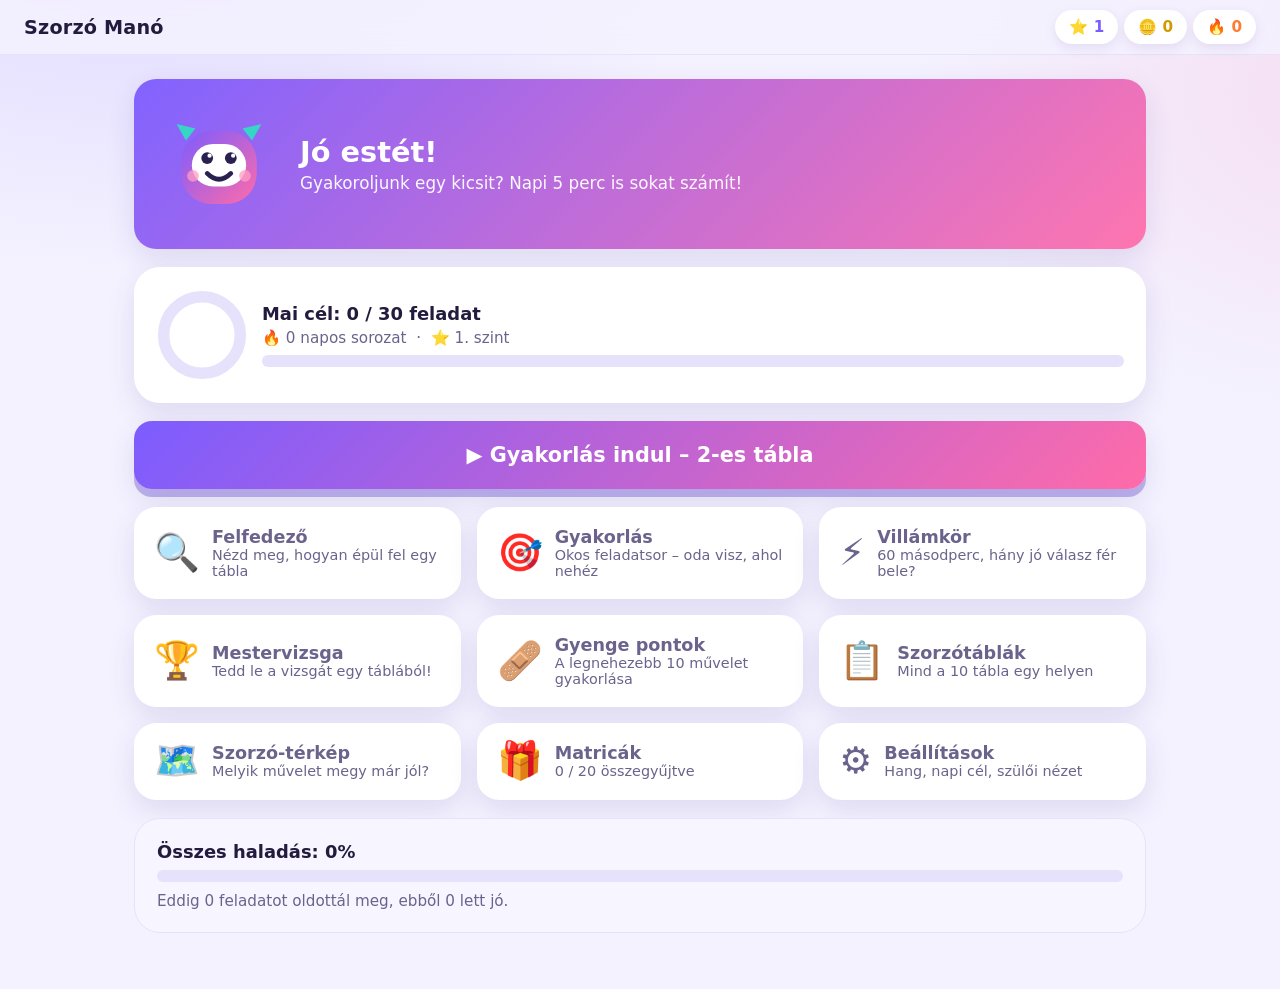
<file: index.html>
<!DOCTYPE html>
<html lang="hu">
<head>
<meta charset="utf-8" />
<meta name="viewport" content="width=device-width, initial-scale=1, viewport-fit=cover, maximum-scale=5" />
<title>Szorzó Manó – 1×1 gyakorló</title>
<meta name="description" content="Játékos szorzótábla-gyakorló 1-től 10-ig, harmadikosoknak. Offline is működik." />
<meta name="theme-color" content="#7C5CFF" />
<meta name="color-scheme" content="light dark" />
<meta name="apple-mobile-web-app-capable" content="yes" />
<meta name="apple-mobile-web-app-status-bar-style" content="black-translucent" />
<meta name="apple-mobile-web-app-title" content="Szorzó Manó" />
<meta name="mobile-web-app-capable" content="yes" />
<link rel="manifest" href="manifest.webmanifest" />
<link rel="icon" href="icons/favicon-64.png" sizes="64x64" type="image/png" />
<link rel="apple-touch-icon" href="icons/apple-touch-icon.png" />
<link rel="stylesheet" href="css/styles.css?v=1.4.0" />
</head>
<body>
  <a class="skip-link" href="#app">Ugrás a tartalomhoz</a>

  <header class="topbar" id="topbar">
    <button class="icon-btn" id="backBtn" type="button" aria-label="Vissza" hidden>‹</button>
    <div class="topbar-title" id="topTitle">Szorzó Manó</div>
    <div class="topbar-stats" id="topStats">
      <span class="chip chip-xp" id="chipLevel" title="Szint">⭐ 1</span>
      <span class="chip chip-coin" id="chipCoins" title="Érmék">🪙 0</span>
      <span class="chip chip-streak" id="chipStreak" title="Napi sorozat">🔥 0</span>
    </div>
  </header>

  <main id="app" class="app" tabindex="-1"></main>

  <div id="fxLayer" class="fx-layer" aria-hidden="true"></div>
  <div id="toast" class="toast" role="status" aria-live="polite"></div>

  <script src="js/state.js?v=1.4.0"></script>
  <script src="js/facts.js?v=1.4.0"></script>
  <script src="js/fx.js?v=1.4.0"></script>
  <script src="js/quiz.js?v=1.4.0"></script>
  <script src="js/screens.js?v=1.4.0"></script>
  <script src="js/transfer.js?v=1.4.0"></script>
  <script src="js/app.js?v=1.4.0"></script>
</body>
</html>
</file>
<file: css/styles.css>
/* ===========================================================
   Szorzó Manó – stílusok
   Játékos, színes, modern. Mobil-first, sötét mód támogatással.
   =========================================================== */

:root {
  --brand-1: #7c5cff;
  --brand-2: #ff6ba9;
  --brand-3: #37d5c6;
  --ok: #22b573;
  --ok-soft: #d8f7e7;
  --warn: #ff9f43;
  --bad: #ff5d6c;
  --bad-soft: #ffe1e4;

  --bg: #f4f2ff;
  --bg-2: #ffffff;
  --card: #ffffff;
  --card-2: #f7f5ff;
  --ink: #221b3d;
  --ink-soft: #6b638c;
  --line: #e7e2fb;
  --shadow: 0 10px 28px rgba(64, 40, 140, .12);
  --shadow-sm: 0 4px 12px rgba(64, 40, 140, .10);
  --radius: 22px;
  --radius-sm: 14px;
  --tap: 52px;
  --font: ui-rounded, "SF Pro Rounded", "Nunito", "Quicksand", "Segoe UI", system-ui, -apple-system, sans-serif;

  --t1: #ff8fab; --t2: #ffb703; --t3: #8ac926; --t4: #4cc9f0; --t5: #b56cff;
  --t6: #ff7b54; --t7: #00bbf9; --t8: #f15bb5; --t9: #43aa8b; --t10: #7c5cff;
}

@media (prefers-color-scheme: dark) {
  :root {
    --bg: #14112a;
    --bg-2: #1b1738;
    --card: #211c42;
    --card-2: #2a2352;
    --ink: #f3f0ff;
    --ink-soft: #a89fd4;
    --line: #342c63;
    --ok-soft: #10432f;
    --bad-soft: #4a1f27;
    --shadow: 0 10px 28px rgba(0, 0, 0, .45);
    --shadow-sm: 0 4px 12px rgba(0, 0, 0, .35);
  }
}

* { box-sizing: border-box; -webkit-tap-highlight-color: transparent; }

[hidden] { display: none !important; }

html, body {
  margin: 0;
  padding: 0;
  min-height: 100%;
}

body {
  font-family: var(--font);
  color: var(--ink);
  background:
    radial-gradient(1000px 600px at 10% -10%, rgba(124, 92, 255, .18), transparent 60%),
    radial-gradient(900px 600px at 110% 10%, rgba(255, 107, 169, .16), transparent 55%),
    var(--bg);
  background-attachment: fixed;
  overscroll-behavior-y: contain;
  -webkit-user-select: none;
  user-select: none;
  padding-bottom: env(safe-area-inset-bottom);
}

.skip-link {
  position: absolute; left: -999px; top: 0;
  background: var(--card); padding: 10px 14px; border-radius: 10px; z-index: 99;
}
.skip-link:focus { left: 8px; top: 8px; }

/* ---------- Fejléc ---------- */
.topbar {
  position: sticky; top: 0; z-index: 30;
  display: flex; align-items: center; gap: 10px;
  padding: calc(env(safe-area-inset-top) + 10px) 14px 10px;
  background: color-mix(in srgb, var(--bg) 82%, transparent);
  backdrop-filter: blur(14px);
  border-bottom: 1px solid var(--line);
}
.topbar-title {
  font-weight: 800; font-size: 1.05rem; letter-spacing: .2px;
  flex: 1; min-width: 0; overflow: hidden; text-overflow: ellipsis; white-space: nowrap;
}
.topbar-stats { display: flex; gap: 6px; flex-shrink: 0; }
.chip {
  font-size: .82rem; font-weight: 800;
  padding: 6px 10px; border-radius: 999px;
  background: var(--card); box-shadow: var(--shadow-sm);
  white-space: nowrap;
}
.chip-streak { color: #ff7b32; }
.chip-coin { color: #d19a00; }
.chip-xp { color: var(--brand-1); }
@media (prefers-color-scheme: dark) {
  .chip-coin { color: #ffd166; }
  .chip-xp { color: #b9a6ff; }
}

.icon-btn {
  width: 40px; height: 40px; flex-shrink: 0;
  border: 0; border-radius: 14px;
  background: var(--card); color: var(--ink);
  font-size: 1.6rem; line-height: 1; font-weight: 800;
  box-shadow: var(--shadow-sm); cursor: pointer;
  display: grid; place-items: center;
}
.icon-btn:active { transform: scale(.94); }

/* ---------- Elrendezés ---------- */
.app {
  max-width: 720px;
  margin: 0 auto;
  padding: 16px 16px 40px;
  outline: none;
}
.stack { display: grid; gap: 14px; }
.row { display: flex; gap: 10px; align-items: center; flex-wrap: wrap; }
.center { text-align: center; }
.muted { color: var(--ink-soft); }
.small { font-size: .86rem; }
h1, h2, h3 { margin: 0; line-height: 1.2; }
h1 { font-size: 1.5rem; font-weight: 900; }
h2 { font-size: 1.15rem; font-weight: 850; }
h3 { font-size: 1rem; font-weight: 800; }

.card {
  background: var(--card);
  border-radius: var(--radius);
  box-shadow: var(--shadow);
  padding: 16px;
}
.card-soft { background: var(--card-2); box-shadow: none; border: 1px solid var(--line); }

/* ---------- Gombok ---------- */
.btn {
  appearance: none; border: 0; cursor: pointer;
  font-family: var(--font); font-weight: 850; font-size: 1rem;
  min-height: var(--tap); padding: 14px 20px;
  border-radius: 16px;
  background: var(--card); color: var(--ink);
  box-shadow: var(--shadow-sm);
  transition: transform .09s ease, filter .15s ease;
}
.btn:active { transform: translateY(2px) scale(.985); }
.btn:focus-visible { outline: 3px solid var(--brand-1); outline-offset: 2px; }
.btn-primary {
  background: linear-gradient(135deg, var(--brand-1), var(--brand-2));
  color: #fff; box-shadow: 0 8px 0 0 rgba(90, 60, 200, .35), var(--shadow);
}
.btn-primary:active { box-shadow: 0 3px 0 0 rgba(90, 60, 200, .35); }
.btn-ghost { background: transparent; box-shadow: none; border: 2px solid var(--line); }
.btn-block { width: 100%; }
.btn-lg { font-size: 1.15rem; padding: 18px 22px; }
.btn[disabled] { opacity: .5; pointer-events: none; }

/* ---------- Kezdőképernyő ---------- */
.hero {
  display: grid; grid-template-columns: auto 1fr; gap: 14px; align-items: center;
  background: linear-gradient(135deg, rgba(124, 92, 255, .95), rgba(255, 107, 169, .92));
  color: #fff; border-radius: var(--radius); padding: 18px; box-shadow: var(--shadow);
}
.hero h1 { font-size: 1.35rem; }
.hero p { margin: 4px 0 0; opacity: .95; font-size: .93rem; }

.mascot { width: 92px; height: 92px; flex-shrink: 0; }
.mascot-sm { width: 58px; height: 58px; }
.mascot-lg { width: 130px; height: 130px; }
.mascot .m-body { animation: bob 2.6s ease-in-out infinite; transform-origin: 50% 90%; }
@keyframes bob { 0%,100% { transform: translateY(0) rotate(-1.5deg); } 50% { transform: translateY(-5px) rotate(1.5deg); } }
.mascot.is-happy .m-body { animation: pop 0.5s ease; }
@keyframes pop { 0% { transform: scale(1); } 40% { transform: scale(1.16) rotate(5deg); } 100% { transform: scale(1); } }
.mascot.is-sad .m-body { animation: shake .45s ease; }
@keyframes shake { 0%,100% { transform: translateX(0); } 25% { transform: translateX(-6px) rotate(-4deg); } 75% { transform: translateX(6px) rotate(4deg); } }

.goal-ring { display: grid; grid-template-columns: auto 1fr; gap: 14px; align-items: center; }
.ring { width: 72px; height: 72px; flex-shrink: 0; }
.ring circle { fill: none; stroke-width: 9; stroke-linecap: round; }
.ring .bgc { stroke: var(--line); }
.ring .fgc { stroke: url(#ringGrad); transition: stroke-dashoffset .6s cubic-bezier(.2,.9,.3,1); }

.bar { height: 12px; border-radius: 999px; background: var(--line); overflow: hidden; }
.bar > i { display: block; height: 100%; border-radius: 999px; background: linear-gradient(90deg, var(--brand-1), var(--brand-2)); transition: width .5s ease; }

.mode-grid { display: grid; gap: 12px; grid-template-columns: repeat(2, 1fr); }
@media (max-width: 420px) { .mode-grid { grid-template-columns: 1fr; } }
.mode {
  display: grid; grid-template-columns: auto 1fr; gap: 12px; align-items: center;
  text-align: left; padding: 16px; border-radius: var(--radius);
  background: var(--card); box-shadow: var(--shadow); border: 0; cursor: pointer;
  font-family: var(--font); color: var(--ink);
  transition: transform .12s ease;
}
.mode:active { transform: scale(.97); }
.mode .emoji { font-size: 2rem; line-height: 1; }
.mode strong { display: block; font-size: 1.02rem; font-weight: 850; }
.mode span { font-size: .82rem; color: var(--ink-soft); }
.mode.locked { opacity: .55; }

/* ---------- Táblaválasztó ---------- */
.table-grid { display: grid; grid-template-columns: repeat(auto-fit, minmax(92px, 1fr)); gap: 12px; }
.tbtn {
  position: relative; border: 0; cursor: pointer; font-family: var(--font);
  border-radius: 20px; padding: 16px 8px 12px; color: #fff; font-weight: 900;
  font-size: 1.6rem; box-shadow: var(--shadow); min-height: 96px;
  display: grid; place-items: center; gap: 4px;
}
.tbtn:active { transform: scale(.95); }
.tbtn small { display: block; font-size: .72rem; font-weight: 800; opacity: .95; letter-spacing: .4px; }
.tbtn .stars { font-size: .8rem; letter-spacing: 1px; }

/* ---------- Kérdés képernyő ---------- */
.quiz-head { display: flex; align-items: center; gap: 10px; margin-bottom: 10px; }
.quiz-head .bar { flex: 1; }
.pill { padding: 6px 12px; border-radius: 999px; background: var(--card); box-shadow: var(--shadow-sm); font-weight: 850; font-size: .85rem; }

.question {
  display: grid; place-items: center; gap: 10px;
  padding: 26px 16px; border-radius: var(--radius);
  background: var(--card); box-shadow: var(--shadow); text-align: center;
  min-height: 150px;
}
.question .q-text {
  font-size: clamp(2.1rem, 11vw, 3.2rem); font-weight: 900; letter-spacing: 1px;
  font-variant-numeric: tabular-nums;
}
.question .q-hint { font-size: .9rem; color: var(--ink-soft); max-width: 34ch; }
.q-blank {
  display: inline-block; min-width: 1.6em;
  border-bottom: 5px dashed var(--brand-2); color: var(--brand-2);
}
.q-type { font-size: .78rem; font-weight: 850; color: var(--ink-soft); text-transform: uppercase; letter-spacing: .8px; }

.opts { display: grid; grid-template-columns: repeat(2, 1fr); gap: 12px; }
.opt {
  border: 0; cursor: pointer; font-family: var(--font);
  font-size: 1.7rem; font-weight: 900; padding: 20px 8px;
  border-radius: 18px; background: var(--card); color: var(--ink);
  box-shadow: 0 6px 0 0 var(--line), var(--shadow-sm);
  font-variant-numeric: tabular-nums;
  transition: transform .1s ease;
}
.opt:active { transform: translateY(3px); box-shadow: 0 2px 0 0 var(--line); }
.opt.correct { background: var(--ok); color: #fff; box-shadow: 0 6px 0 0 #158a56; animation: pop .35s ease; }
.opt.wrong { background: var(--bad); color: #fff; box-shadow: 0 6px 0 0 #c9394a; animation: shake .4s ease; }
.opt.dim { opacity: .45; }

/* számbillentyűzet */
.keypad { display: grid; grid-template-columns: repeat(3, 1fr); gap: 10px; }
.key {
  border: 0; cursor: pointer; font-family: var(--font);
  font-size: 1.5rem; font-weight: 900; padding: 16px 0;
  border-radius: 16px; background: var(--card); color: var(--ink);
  box-shadow: 0 5px 0 0 var(--line), var(--shadow-sm);
}
.key:active { transform: translateY(3px); box-shadow: 0 2px 0 0 var(--line); }
.key-ok { background: linear-gradient(135deg, var(--ok), #3ddc97); color: #fff; box-shadow: 0 5px 0 0 #148a55; }
.key-del { background: var(--card-2); }
.answer-box {
  font-size: 2.6rem; font-weight: 900; text-align: center;
  padding: 10px 16px; border-radius: 16px; min-height: 68px;
  background: var(--card-2); border: 3px dashed var(--line);
  display: grid; place-items: center; font-variant-numeric: tabular-nums;
  letter-spacing: 3px;
}
.answer-box.filled { border-style: solid; border-color: var(--brand-1); }
.answer-box.correct { border-color: var(--ok); background: var(--ok-soft); color: var(--ok); }
.answer-box.wrong { border-color: var(--bad); background: var(--bad-soft); color: var(--bad); }

.feedback {
  border-radius: var(--radius); padding: 14px 16px; display: grid; gap: 8px;
  animation: slideUp .3s ease;
}
@keyframes slideUp { from { opacity: 0; transform: translateY(14px); } to { opacity: 1; transform: none; } }
.feedback.good { background: var(--ok-soft); color: var(--ok); }
.feedback.bad { background: var(--bad-soft); color: var(--bad); }
.feedback strong { font-size: 1.05rem; }
.feedback .tip { color: var(--ink); font-weight: 600; font-size: .92rem; }
@media (prefers-color-scheme: dark) {
  .feedback.good { color: #7ef0b6; }
  .feedback.bad { color: #ff9aa5; }
}

.combo {
  position: fixed; left: 50%; top: 24%; transform: translateX(-50%);
  font-size: 2rem; font-weight: 900; color: var(--brand-2); pointer-events: none;
  text-shadow: 0 3px 0 rgba(0,0,0,.12); animation: rise .9s ease forwards;
}
@keyframes rise { 0% { opacity: 0; transform: translate(-50%, 10px) scale(.7); } 25% { opacity: 1; transform: translate(-50%, -6px) scale(1.15); } 100% { opacity: 0; transform: translate(-50%, -60px) scale(1); } }

/* ---------- Tanulás / vizualizáció ---------- */
.array-grid { display: grid; gap: 5px; justify-content: center; margin: 6px 0; }
.dot {
  width: 20px; height: 20px; border-radius: 50%;
  background: linear-gradient(135deg, var(--brand-1), var(--brand-2));
  animation: dotIn .28s backwards cubic-bezier(.2,1.4,.4,1);
}
@keyframes dotIn { from { opacity: 0; transform: scale(0); } to { opacity: 1; transform: scale(1); } }
.skipline { display: flex; flex-wrap: wrap; gap: 6px; justify-content: center; }
.skipline span {
  padding: 7px 11px; border-radius: 12px; background: var(--card-2);
  font-weight: 850; font-variant-numeric: tabular-nums; border: 1px solid var(--line);
}
.skipline span.now { background: linear-gradient(135deg, var(--brand-1), var(--brand-2)); color: #fff; border-color: transparent; transform: scale(1.08); }

/* ---------- Szorzótáblák (áttekintő) ---------- */
.jump { display: flex; gap: 6px; flex-wrap: wrap; }
.jump button {
  border: 0; cursor: pointer; font-family: var(--font); font-weight: 900;
  width: 38px; height: 38px; border-radius: 12px; color: #fff; font-size: .95rem;
  box-shadow: var(--shadow-sm);
}
.jump button:active { transform: scale(.93); }

.view-toggle { display: flex; gap: 6px; background: var(--card-2); padding: 4px; border-radius: 14px; border: 1px solid var(--line); }
.view-toggle button {
  flex: 1; border: 0; cursor: pointer; font-family: var(--font); font-weight: 850;
  padding: 10px 12px; border-radius: 11px; background: transparent; color: var(--ink-soft);
  min-height: 44px; font-size: .92rem;
}
.view-toggle button[aria-pressed="true"] { background: var(--card); color: var(--ink); box-shadow: var(--shadow-sm); }

.chart-grid { display: grid; gap: 14px; grid-template-columns: repeat(auto-fit, minmax(250px, 1fr)); }

.tcard { border-radius: var(--radius); overflow: hidden; background: var(--card); box-shadow: var(--shadow); scroll-margin-top: 82px; }
.tcard > header {
  display: flex; align-items: baseline; justify-content: space-between; gap: 8px;
  padding: 12px 16px; color: #fff;
}
.tcard > header b { font-size: 1.12rem; font-weight: 900; }
.tcard > header span { font-size: .78rem; font-weight: 800; opacity: .95; }
.tcard ul { list-style: none; margin: 0; padding: 8px 10px 12px; display: grid; gap: 2px; }
.tcard li {
  display: flex; align-items: center; justify-content: center; gap: 7px;
  padding: 9px 8px; border-radius: 11px;
  font-weight: 850; font-size: 1.02rem; font-variant-numeric: tabular-nums;
}
.tcard li:nth-child(even) { background: var(--card-2); }
.tcard li .n { min-width: 2ch; text-align: right; }
.tcard li .op { color: var(--ink-soft); font-weight: 700; }
.tcard li .p { min-width: 3ch; text-align: left; color: var(--brand-1); font-weight: 900; }
.tcard li .st { width: 1.2em; font-size: .8rem; text-align: center; }
@media (prefers-color-scheme: dark) { .tcard li .p { color: #c3b2ff; } }
.tcard li.done { background: linear-gradient(90deg, rgba(34,181,115,.14), rgba(34,181,115,.05)); }

.grid-wrap { overflow-x: auto; -webkit-overflow-scrolling: touch; }
.card.grid-wrap { padding: 14px 8px; }
.gtable { border-collapse: separate; border-spacing: 2px; margin: 0 auto; }
.gtable th, .gtable td {
  width: clamp(24px, 7.4vw, 40px); height: clamp(24px, 7.4vw, 40px);
  border-radius: 9px; text-align: center; font-weight: 850;
  font-size: clamp(.6rem, 2.4vw, .84rem); font-variant-numeric: tabular-nums;
  padding: 0;
}
.gtable thead th, .gtable tbody th { color: #fff; }
.gtable .corner { background: transparent; color: var(--ink-soft); font-size: 1rem; }
.gtable td { background: var(--card-2); color: var(--ink); }
.gtable td.sq { background: linear-gradient(135deg, rgba(124,92,255,.22), rgba(255,107,169,.22)); color: var(--ink); font-weight: 900; }

/* ---------- Térkép (hőtérkép) ---------- */
.map-wrap { overflow-x: auto; -webkit-overflow-scrolling: touch; }
.card.map-wrap { padding: 14px 8px; }
.map { border-collapse: separate; border-spacing: 2px; margin: 0 auto; }
.map th { font-size: .74rem; color: var(--ink-soft); font-weight: 850; width: clamp(21px, 6.6vw, 34px); height: clamp(21px, 6.6vw, 34px); }
.map td { padding: 0; }
.cell {
  width: clamp(21px, 6.6vw, 34px); height: clamp(21px, 6.6vw, 34px); border-radius: 9px; border: 0; cursor: pointer;
  font-size: clamp(.58rem, 2.3vw, .72rem); font-weight: 800; color: #fff; font-family: var(--font);
  display: grid; place-items: center;
}
.cell.lvl0 { background: var(--line); color: var(--ink-soft); }
.cell.lvl1 { background: #ffb4b4; color: #7a1f2b; }
.cell.lvl2 { background: #ffd08a; color: #7a4a00; }
.cell.lvl3 { background: #ffe97f; color: #6b5500; }
.cell.lvl4 { background: #a8e6a1; color: #17502a; }
.cell.lvl5 { background: linear-gradient(135deg, #22b573, #3ddc97); color: #fff; }
.legend { display: flex; gap: 10px; flex-wrap: wrap; font-size: .78rem; color: var(--ink-soft); }
.legend i { display: inline-block; width: 14px; height: 14px; border-radius: 5px; vertical-align: -2px; margin-right: 4px; }

/* ---------- Eredmény ---------- */
.result-stars { font-size: 3rem; letter-spacing: 6px; }
.result-stars span { display: inline-block; animation: starPop .5s backwards cubic-bezier(.2,1.5,.4,1); }
@keyframes starPop { from { opacity: 0; transform: scale(0) rotate(-40deg); } to { opacity: 1; transform: none; } }
.stat-grid { display: grid; grid-template-columns: repeat(3, 1fr); gap: 10px; text-align: center; }
.stat-grid .v { font-size: 1.5rem; font-weight: 900; }
.stat-grid .k { font-size: .76rem; color: var(--ink-soft); font-weight: 700; }

/* ---------- Matricák ---------- */
.sticker-grid { display: grid; grid-template-columns: repeat(auto-fill, minmax(72px, 1fr)); gap: 10px; }
.sticker {
  aspect-ratio: 1; border-radius: 18px; display: grid; place-items: center;
  font-size: 2rem; background: var(--card-2); border: 2px dashed var(--line);
}
.sticker.got {
  background: linear-gradient(135deg, #fff5cc, #ffe6f2);
  border: 2px solid transparent; box-shadow: var(--shadow-sm);
  animation: pop .4s backwards;
}
@media (prefers-color-scheme: dark) { .sticker.got { background: linear-gradient(135deg, #3a2f6b, #4a2a55); } }
.sticker.locked { filter: grayscale(1) opacity(.35); }

/* ---------- Beállítások ---------- */
.set-row { display: flex; align-items: center; justify-content: space-between; gap: 12px; padding: 12px 0; border-bottom: 1px solid var(--line); }
.set-row:last-child { border-bottom: 0; }
.switch { position: relative; width: 56px; height: 32px; flex-shrink: 0; }
.switch input { position: absolute; opacity: 0; width: 100%; height: 100%; margin: 0; cursor: pointer; z-index: 2; }
.switch i { position: absolute; inset: 0; border-radius: 999px; background: var(--line); transition: background .2s; }
.switch i::after { content: ""; position: absolute; top: 4px; left: 4px; width: 24px; height: 24px; border-radius: 50%; background: #fff; transition: transform .2s; box-shadow: 0 2px 6px rgba(0,0,0,.2); }
.switch input:checked + i { background: linear-gradient(135deg, var(--brand-1), var(--brand-2)); }
.switch input:checked + i::after { transform: translateX(24px); }

/* ---------- Effektek ---------- */
.fx-layer { position: fixed; inset: 0; pointer-events: none; z-index: 60; overflow: hidden; }
.confetti { position: absolute; width: 10px; height: 14px; will-change: transform, opacity; }
.toast {
  position: fixed; left: 50%; bottom: calc(22px + env(safe-area-inset-bottom));
  transform: translate(-50%, 24px); opacity: 0;
  background: var(--ink); color: var(--bg);
  padding: 12px 18px; border-radius: 999px; font-weight: 800; font-size: .92rem;
  z-index: 70; pointer-events: none; transition: all .3s cubic-bezier(.2,.9,.3,1);
  max-width: 88vw; text-align: center;
}
.toast.show { transform: translate(-50%, 0); opacity: 1; }

.timer-bar { height: 10px; border-radius: 999px; background: var(--line); overflow: hidden; }
.timer-bar > i { display: block; height: 100%; background: linear-gradient(90deg, var(--ok), var(--warn), var(--bad)); background-size: 300% 100%; transition: width .25s linear; }

.fade-in { animation: fadeIn .25s ease; }
@keyframes fadeIn { from { opacity: 0; transform: translateY(8px); } to { opacity: 1; transform: none; } }

@media (prefers-reduced-motion: reduce) {
  *, *::before, *::after { animation-duration: .01ms !important; animation-iteration-count: 1 !important; transition-duration: .01ms !important; }
}

/* ---------- Frissítési sáv ---------- */
.update-bar {
  position: fixed; left: 50%; transform: translateX(-50%);
  bottom: calc(16px + env(safe-area-inset-bottom, 0px));
  z-index: 80;
  display: flex; align-items: center; gap: 10px;
  padding: 10px 10px 10px 18px; border-radius: 999px;
  background: linear-gradient(135deg, var(--brand-1), var(--brand-2));
  color: #fff; font-weight: 850; font-size: .95rem;
  box-shadow: 0 10px 30px rgba(60, 30, 130, .35);
  max-width: calc(100vw - 32px);
  animation: slideUp .35s ease;
}
.update-bar button {
  border: 0; cursor: pointer; font-family: var(--font); font-weight: 900;
  padding: 10px 16px; border-radius: 999px; font-size: .92rem;
  background: #fff; color: var(--brand-1); min-height: 40px;
}
.update-bar button#updateLater {
  background: rgba(255, 255, 255, .22); color: #fff;
  padding: 10px 13px; min-width: 40px;
}
.update-bar button:active { transform: scale(.94); }

/* ---------- Haladás átvitele ---------- */
.code-box {
  width: 100%; box-sizing: border-box;
  font-family: ui-monospace, "SF Mono", Menlo, Consolas, monospace;
  font-size: .78rem; line-height: 1.45; letter-spacing: .3px;
  padding: 12px; border-radius: 14px;
  border: 2px solid var(--line); background: var(--card-2); color: var(--ink);
  resize: vertical; word-break: break-all;
  -webkit-user-select: text; user-select: text;
}
.code-box:focus { outline: 3px solid var(--brand-1); outline-offset: 1px; border-color: transparent; }

/* ===========================================================
   Nagyobb kijelzők: tablet és iPad
   =========================================================== */
@media (min-width: 700px) and (min-height: 600px) {
  :root { --tap: 58px; }

  .app { max-width: 940px; padding: 24px 24px 56px; }
  .stack { gap: 18px; }

  h1 { font-size: 1.9rem; }
  h2 { font-size: 1.4rem; }
  h3 { font-size: 1.12rem; }
  .small { font-size: .95rem; }

  .topbar { padding-left: 24px; padding-right: 24px; }
  .topbar-title { font-size: 1.2rem; }
  .chip { font-size: .95rem; padding: 8px 14px; }
  .icon-btn { width: 46px; height: 46px; font-size: 1.8rem; }

  .card { padding: 22px; border-radius: 26px; }
  .btn { font-size: 1.1rem; padding: 16px 24px; border-radius: 18px; }
  .btn-lg { font-size: 1.3rem; padding: 22px 26px; }

  .hero { padding: 26px; gap: 22px; }
  .hero h1 { font-size: 1.8rem; }
  .hero p { font-size: 1.05rem; }
  .mascot { width: 118px; height: 118px; }
  .mascot-lg { width: 168px; height: 168px; }

  .ring { width: 92px; height: 92px; }

  .mode-grid { grid-template-columns: repeat(3, 1fr); gap: 16px; }
  .mode { padding: 20px; }
  .mode .emoji { font-size: 2.3rem; }
  .mode strong { font-size: 1.1rem; }
  .mode span { font-size: .9rem; }

  .table-grid { grid-template-columns: repeat(5, 1fr); gap: 16px; }
  .tbtn { min-height: 118px; font-size: 2rem; border-radius: 24px; }
  .tbtn small { font-size: .82rem; }

  .chart-grid { grid-template-columns: repeat(3, 1fr); }
  .tcard li { font-size: 1.12rem; padding: 11px 8px; }
  .tcard { scroll-margin-top: 96px; }
  .jump button { width: 46px; height: 46px; font-size: 1.1rem; border-radius: 14px; }

  .question { padding: 36px 24px; min-height: 190px; }
  .question .q-text { font-size: 3.4rem; }
  .question .q-hint { font-size: 1.05rem; max-width: 46ch; }
  .q-type { font-size: .88rem; }

  .opt { font-size: 2.1rem; padding: 26px 8px; border-radius: 22px; }
  .key { font-size: 1.85rem; padding: 22px 0; border-radius: 20px; }
  .keypad { gap: 14px; width: 100%; max-width: 460px; justify-self: center; margin-inline: auto; }
  .answer-box { font-size: 3.2rem; min-height: 86px; border-radius: 20px; width: 100%; max-width: 460px; justify-self: center; margin-inline: auto; }
  .opts { max-width: 680px; margin-inline: auto; }

  .feedback { padding: 20px 22px; border-radius: 24px; }
  .feedback strong { font-size: 1.25rem; }
  .feedback .tip { font-size: 1.05rem; }

  .stat-grid .v { font-size: 1.9rem; }
  .stat-grid .k { font-size: .88rem; }
  .result-stars { font-size: 4rem; }

  .sticker-grid { grid-template-columns: repeat(auto-fill, minmax(96px, 1fr)); gap: 14px; }
  .sticker { font-size: 2.8rem; border-radius: 22px; }

  .set-row { padding: 16px 0; font-size: 1.05rem; }
  .code-box { font-size: .9rem; }

  .gtable th, .gtable td {
    width: clamp(40px, 5.4vw, 58px); height: clamp(40px, 5.4vw, 58px);
    font-size: clamp(.86rem, 1.5vw, 1.05rem); border-radius: 12px;
  }
  .cell { width: clamp(38px, 5vw, 52px); height: clamp(38px, 5vw, 52px); font-size: .86rem; border-radius: 12px; }
  .map th { width: clamp(38px, 5vw, 52px); height: clamp(38px, 5vw, 52px); font-size: .92rem; }
}

/* Fekvő tablet: kérdés és válaszok egymás mellett, hogy kézbe essen mindkettő */
@media (min-width: 880px) and (min-height: 600px) and (orientation: landscape) {
  .quiz-main {
    display: grid;
    grid-template-columns: 1fr 1fr;
    grid-template-areas: "card ans" "feed ans";
    gap: 20px;
    align-items: start;
  }
  .quiz-main > #qCard { grid-area: card; }
  .quiz-main > #qAnswer { grid-area: ans; }
  .quiz-main > #qFeed { grid-area: feed; }
  .question { min-height: 300px; }
  .question .q-text { font-size: 3.6rem; }
  .opts { grid-template-columns: repeat(2, 1fr); max-width: none; gap: 18px; }
  .opt { padding: 44px 8px; font-size: 2.4rem; }
  .keypad { max-width: none; width: 100%; gap: 16px; }
  .key { padding: 28px 0; font-size: 2.1rem; }
  .answer-box { max-width: none; width: 100%; min-height: 104px; font-size: 3.6rem; }
}

/* Nagy iPad Pro / asztali gép */
@media (min-width: 1180px) and (min-height: 600px) {
  .app { max-width: 1060px; }
  .question .q-text { font-size: 4rem; }
}

/* Alacsony, fekvő telefon: ne tolja ki a kérdést a képből */
@media (orientation: landscape) and (max-height: 520px) {
  .question { padding: 16px 12px; min-height: 0; }
  .question .q-text { font-size: 2.2rem; }
  .opt { font-size: 1.4rem; padding: 14px 8px; }
  .key { font-size: 1.25rem; padding: 12px 0; }
  .answer-box { font-size: 2rem; min-height: 54px; }
  .hero { padding: 14px; }
  .mascot { width: 68px; height: 68px; }
}
</file>
